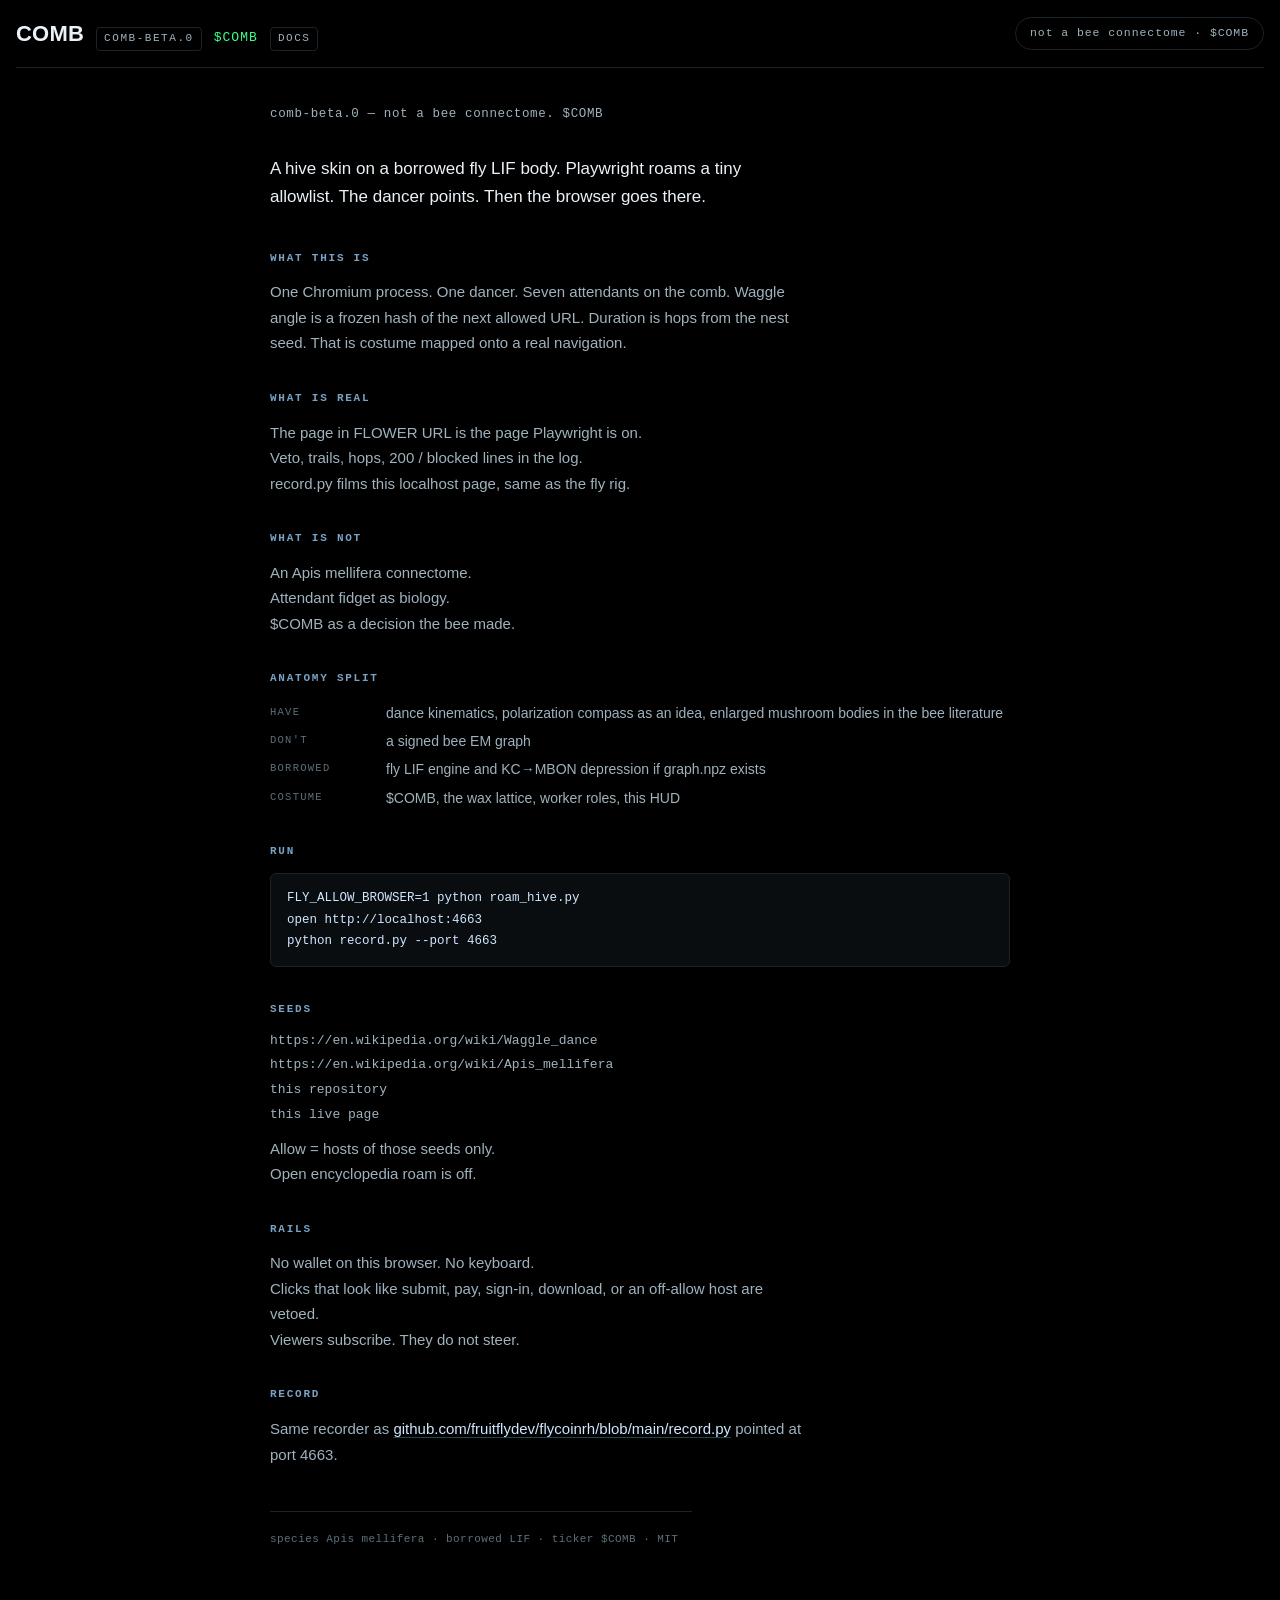
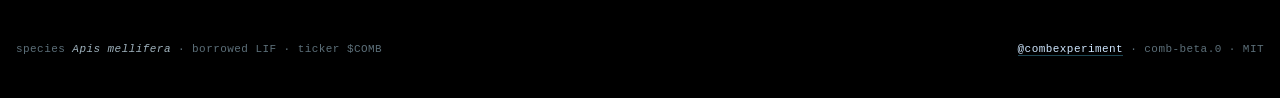
<file: web/docs.html>
<!doctype html>
<html lang="en">
<head>
<meta charset="utf-8">
<meta name="viewport" content="width=device-width, initial-scale=1">
<title>COMB — docs</title>
<meta name="description" content="comb-beta.0 — a hive skin on a borrowed fly LIF body. Not a bee connectome.">
<link rel="icon" type="image/jpeg" href="favicon.jpg">
<link rel="stylesheet" href="css/comb.css">
</head>
<body>
<div class="wrap">

  <header class="top">
    <div class="brand">
      <h1>COMB</h1>
      <span class="tag">COMB-BETA.0</span>
      <span class="ticker">$COMB</span>
      <a href="/docs" class="tag">DOCS</a>
    </div>
    <div class="banner">not a bee connectome · $COMB</div>
  </header>

  <main class="docs">
    <p class="lede">comb-beta.0 — not a bee connectome. $COMB</p>
    <p class="strap">A hive skin on a borrowed fly LIF body.
      Playwright roams a tiny allowlist. The dancer points. Then the browser goes there.</p>

    <section>
      <h2>What this is</h2>
      <p>One Chromium process. One dancer. Seven attendants on the comb.
        Waggle angle is a frozen hash of the next allowed URL.
        Duration is hops from the nest seed.
        That is costume mapped onto a real navigation.</p>
    </section>

    <section>
      <h2>What is real</h2>
      <p>The page in FLOWER URL is the page Playwright is on.<br>
        Veto, trails, hops, 200 / blocked lines in the log.<br>
        record.py films this localhost page, same as the fly rig.</p>
    </section>

    <section>
      <h2>What is not</h2>
      <p>An Apis mellifera connectome.<br>
        Attendant fidget as biology.<br>
        $COMB as a decision the bee made.</p>
    </section>

    <section>
      <h2>Anatomy split</h2>
      <dl class="split">
        <dt>have</dt>
        <dd>dance kinematics, polarization compass as an idea,
          enlarged mushroom bodies in the bee literature</dd>
        <dt>don't</dt>
        <dd>a signed bee EM graph</dd>
        <dt>borrowed</dt>
        <dd>fly LIF engine and KC→MBON depression if graph.npz exists</dd>
        <dt>costume</dt>
        <dd>$COMB, the wax lattice, worker roles, this HUD</dd>
      </dl>
    </section>

    <section>
      <h2>Run</h2>
      <pre>FLY_ALLOW_BROWSER=1 python roam_hive.py
open http://localhost:4663
python record.py --port 4663</pre>
    </section>

    <section>
      <h2>Seeds</h2>
      <ul class="seeds">
        <li>https://en.wikipedia.org/wiki/Waggle_dance</li>
        <li>https://en.wikipedia.org/wiki/Apis_mellifera</li>
        <li>this repository</li>
        <li>this live page</li>
      </ul>
      <p>Allow = hosts of those seeds only.<br>
        Open encyclopedia roam is off.</p>
    </section>

    <section>
      <h2>Rails</h2>
      <p>No wallet on this browser. No keyboard.<br>
        Clicks that look like submit, pay, sign-in, download, or
        an off-allow host are vetoed.<br>
        Viewers subscribe. They do not steer.</p>
    </section>

    <section>
      <h2>Record</h2>
      <p>Same recorder as
        <a href="https://github.com/fruitflydev/flycoinrh/blob/main/record.py">github.com/fruitflydev/flycoinrh/blob/main/record.py</a>
        pointed at port 4663.</p>
    </section>

    <p class="foot">species Apis mellifera · borrowed LIF · ticker $COMB · MIT</p>
  </main>

  <footer class="bottom">
    <span>species <span class="latin">Apis mellifera</span> · borrowed LIF · ticker $COMB</span>
    <span><a href="https://x.com/combexperiment" target="_blank" rel="noopener noreferrer">@combexperiment</a> · comb-beta.0 · MIT</span>
  </footer>
</div>
</body>
</html>
</file>
<file: web/css/comb.css>
/* comb-beta.0 — a specimen in a void, a HUD, nothing else.
   One grotesque for text, one mono for data. No gradients, no emoji. */

:root{
  --ink:#eaf2f7;
  --ink-dim:#9fb2bd;
  --ink-faint:#5c6f79;
  --line:#1b2329;
  --plate:#0a0d10;
  --ground:#000;
  --accent:#cfe7ff;
  --accent-dim:#7aa2c4;
  --live:#3dff88;
  --amber:#e8c15f;
  --bad:#ff6b6b;
  --sans:-apple-system,BlinkMacSystemFont,"Helvetica Neue",Arial,"Segoe UI",sans-serif;
  --mono:ui-monospace,"JetBrains Mono","SFMono-Regular",Consolas,"Liberation Mono",monospace;
  color-scheme: dark;
}

*{box-sizing:border-box}
html{-webkit-text-size-adjust:100%}
body{
  margin:0;background:var(--ground);color:var(--ink);
  font-family:var(--sans);font-weight:400;font-size:15px;line-height:1.6;
  -webkit-font-smoothing:antialiased;
  padding-inline:16px;
}

a{color:var(--accent);text-decoration:none;border-bottom:1px solid #1d4653}
a:hover{border-bottom-color:var(--accent)}
:focus-visible{outline:2px solid var(--accent);outline-offset:2px}

.wrap{max-width:1280px;margin:0 auto}

header.top{
  display:flex;align-items:center;justify-content:space-between;gap:12px;
  padding:16px 0;border-bottom:1px solid var(--line);flex-wrap:wrap;
}
.brand{display:flex;align-items:baseline;gap:12px;flex-wrap:wrap}
.brand h1{
  font-family:var(--sans);font-weight:700;font-size:22px;margin:0;
  letter-spacing:.01em;color:var(--ink);
}
.brand .ticker{font-family:var(--mono);color:var(--live);font-size:13px;letter-spacing:.08em}
.brand .tag{
  font-family:var(--mono);font-size:11px;letter-spacing:.14em;text-transform:uppercase;
  color:var(--ink-dim);border:1px solid var(--line);border-radius:4px;padding:2px 7px;
}
a.tag{border-bottom:none;display:inline-block}
a.tag:hover{color:var(--accent);border-color:var(--accent-dim)}
.banner{
  font-family:var(--mono);font-size:11.5px;letter-spacing:.08em;color:var(--ink-dim);
  border:1px solid var(--line);border-radius:999px;padding:6px 14px;
}

main.stage{
  display:grid;grid-template-columns:minmax(0,1fr) 340px;gap:1px;
  background:var(--line);border:1px solid var(--line);margin-top:16px;
}
@media (max-width:860px){
  main.stage{grid-template-columns:1fr}
}

#specimen-pane{
  background:var(--ground);position:relative;min-height:70vh;
}
#specimen{display:block;width:100%;height:100%;min-height:70vh}
.webgl-fallback{
  position:absolute;inset:0;display:flex;align-items:center;justify-content:center;
  text-align:center;padding:24px;color:var(--ink-faint);font-family:var(--mono);
  font-size:13px;background:var(--ground);
}
.webgl-fallback[hidden]{display:none}

/* left overlay: flower / host / heading / dist / hops / log, drawn straight
   over the specimen canvas as one <pre> block - literal padded columns via
   JS (hive.js), not flex/grid, so alignment never depends on layout quirks.
   pointer-events:none so it never blocks orbit drag. max-width + a hard
   line-length cap in hive.js keep any single value from wrapping mid-word. */
.specimen-overlay{
  position:absolute;top:52px;left:16px;max-width:min(62%,420px);
  margin:0;font-family:var(--mono);font-size:11px;line-height:1.7;color:#8fa4b8;
  pointer-events:none;background:rgba(0,0,0,.32);padding:8px 10px;border-radius:4px;
  white-space:pre;overflow:hidden;
}
.specimen-overlay .ov-log{margin-top:6px;padding-top:6px;border-top:1px solid rgba(143,164,184,.2)}
.specimen-overlay .ov-log div{
  white-space:nowrap;overflow:hidden;text-overflow:ellipsis;opacity:.85;
}

.corner{
  position:absolute;font-family:var(--mono);font-size:10.5px;letter-spacing:.12em;
  text-transform:uppercase;color:var(--ink-faint);pointer-events:none;line-height:1.6;
}
.corner .v{color:var(--ink-dim)}
.corner a.v{pointer-events:auto}
.tl{top:16px;left:16px}
.tr{top:16px;right:16px;text-align:right}
.bl{bottom:16px;left:16px}
.br{bottom:16px;right:16px;text-align:right}

aside.hud{
  background:var(--plate);display:grid;align-content:start;
  font-family:var(--mono);
}
.hblock{padding:14px 16px;border-bottom:1px solid var(--line)}
.hk{font-size:10px;letter-spacing:.16em;text-transform:uppercase;color:var(--ink-faint)}
.hv{
  font-size:16px;color:var(--ink);margin-top:5px;line-height:1.4;
  white-space:nowrap;overflow:hidden;text-overflow:ellipsis;
}
.hv.big{font-family:var(--sans);font-size:22px;font-weight:600}
.hv .sub{color:var(--ink-dim);font-size:11px;display:block;margin-top:2px}

.state-pill{
  display:inline-flex;align-items:center;gap:6px;font-size:11px;letter-spacing:.1em;
  text-transform:uppercase;padding:3px 9px;border-radius:999px;border:1px solid var(--line);
  color:var(--ink-dim);
}
.state-pill .dot{width:6px;height:6px;border-radius:50%;background:var(--ink-faint)}
.state-pill.dancing{color:var(--live);border-color:#1f5c3c}
.state-pill.dancing .dot{background:var(--live)}

.hud-status{font-family:var(--mono);font-size:10.5px;color:var(--ink-faint);margin-top:6px}

.compass{width:88px;height:88px;display:block;margin-top:8px}
.durbar,.polbar{height:8px;background:#0f151a;border:1px solid var(--line);margin-top:8px;position:relative;overflow:hidden}
.durbar .fill{height:100%;background:var(--accent);width:0%;transition:width .2s linear}
.polbar .fill{height:100%;background:var(--amber);width:0%;transition:width .3s linear}

.albars{display:grid;grid-template-columns:repeat(34,1fr);gap:1px;margin-top:8px}
.albars i{background:var(--accent);display:block;aspect-ratio:1;opacity:.06;border-radius:1px;transition:opacity .25s linear}

.mbgrid{display:grid;grid-template-columns:1fr 1fr;gap:8px 14px;margin-top:4px}
.mbgrid .k{font-size:9.5px;letter-spacing:.12em;text-transform:uppercase;color:var(--ink-faint)}
.mbgrid .n{font-size:14px;color:var(--ink);margin-top:1px}

.workers{display:grid;gap:6px;margin-top:8px;font-size:11px}
.wk{display:flex;align-items:center;gap:8px;color:var(--ink-dim)}
.wk .id{color:var(--ink-faint);width:16px}
.wk .role{width:64px;text-transform:uppercase;letter-spacing:.06em;font-size:9.5px}
.wk.dancer{color:var(--live)}
.wk .role.soldier{color:var(--bad)}
.wk .url{overflow:hidden;text-overflow:ellipsis;white-space:nowrap;flex:1}

.hlog{
  font-family:var(--mono);font-size:11px;color:var(--ink-dim);
  height:130px;overflow-y:scroll;overflow-x:hidden;margin-top:8px;
  scrollbar-gutter:stable;padding-right:10px;
}
.hlog div{padding:1px 0;white-space:nowrap;overflow:hidden;text-overflow:ellipsis}
.hlog .veto{color:var(--amber)}
.hlog .blocked{color:var(--bad)}

/* --- docs page prose -------------------------------------------------- */
.docs{max-width:740px;margin:0 auto;padding:36px 0 60px}
.docs .lede{
  font-family:var(--mono);font-size:12.5px;letter-spacing:.05em;color:var(--ink-dim);
  margin:0 0 30px;
}
.docs .strap{font-size:17px;color:var(--ink);margin:0 0 40px;max-width:56ch;line-height:1.6}
.docs section{margin-bottom:34px}
.docs h2{
  font-family:var(--mono);font-size:11px;letter-spacing:.16em;text-transform:uppercase;
  color:var(--accent-dim);margin:0 0 12px;font-weight:600;
}
.docs p{margin:0 0 10px;color:var(--ink-dim);line-height:1.7;max-width:64ch}
.docs .split{display:grid;grid-template-columns:100px 1fr;gap:6px 16px;font-size:14px}
.docs .split dt{
  font-family:var(--mono);font-size:10.5px;letter-spacing:.12em;text-transform:uppercase;
  color:var(--ink-faint);padding-top:2px;
}
.docs .split dd{margin:0;color:var(--ink-dim);line-height:1.6}
.docs pre{
  background:var(--plate);border:1px solid var(--line);border-radius:6px;
  padding:14px 16px;overflow-x:auto;font-family:var(--mono);font-size:12.5px;
  color:var(--accent);line-height:1.7;
}
.docs ul.seeds{list-style:none;margin:0 0 10px;padding:0;display:grid;gap:4px}
.docs ul.seeds li{font-family:var(--mono);font-size:13px;color:var(--ink-dim)}
.docs .foot{
  margin-top:44px;padding-top:18px;border-top:1px solid var(--line);
  font-family:var(--mono);font-size:11px;color:var(--ink-faint);letter-spacing:.04em;
}

footer.bottom{
  padding:22px 0 40px;color:var(--ink-faint);font-family:var(--mono);font-size:11px;
  letter-spacing:.04em;display:flex;flex-wrap:wrap;gap:16px;justify-content:space-between;
}
footer.bottom .latin{font-style:italic;color:var(--ink-dim)}
</file>
